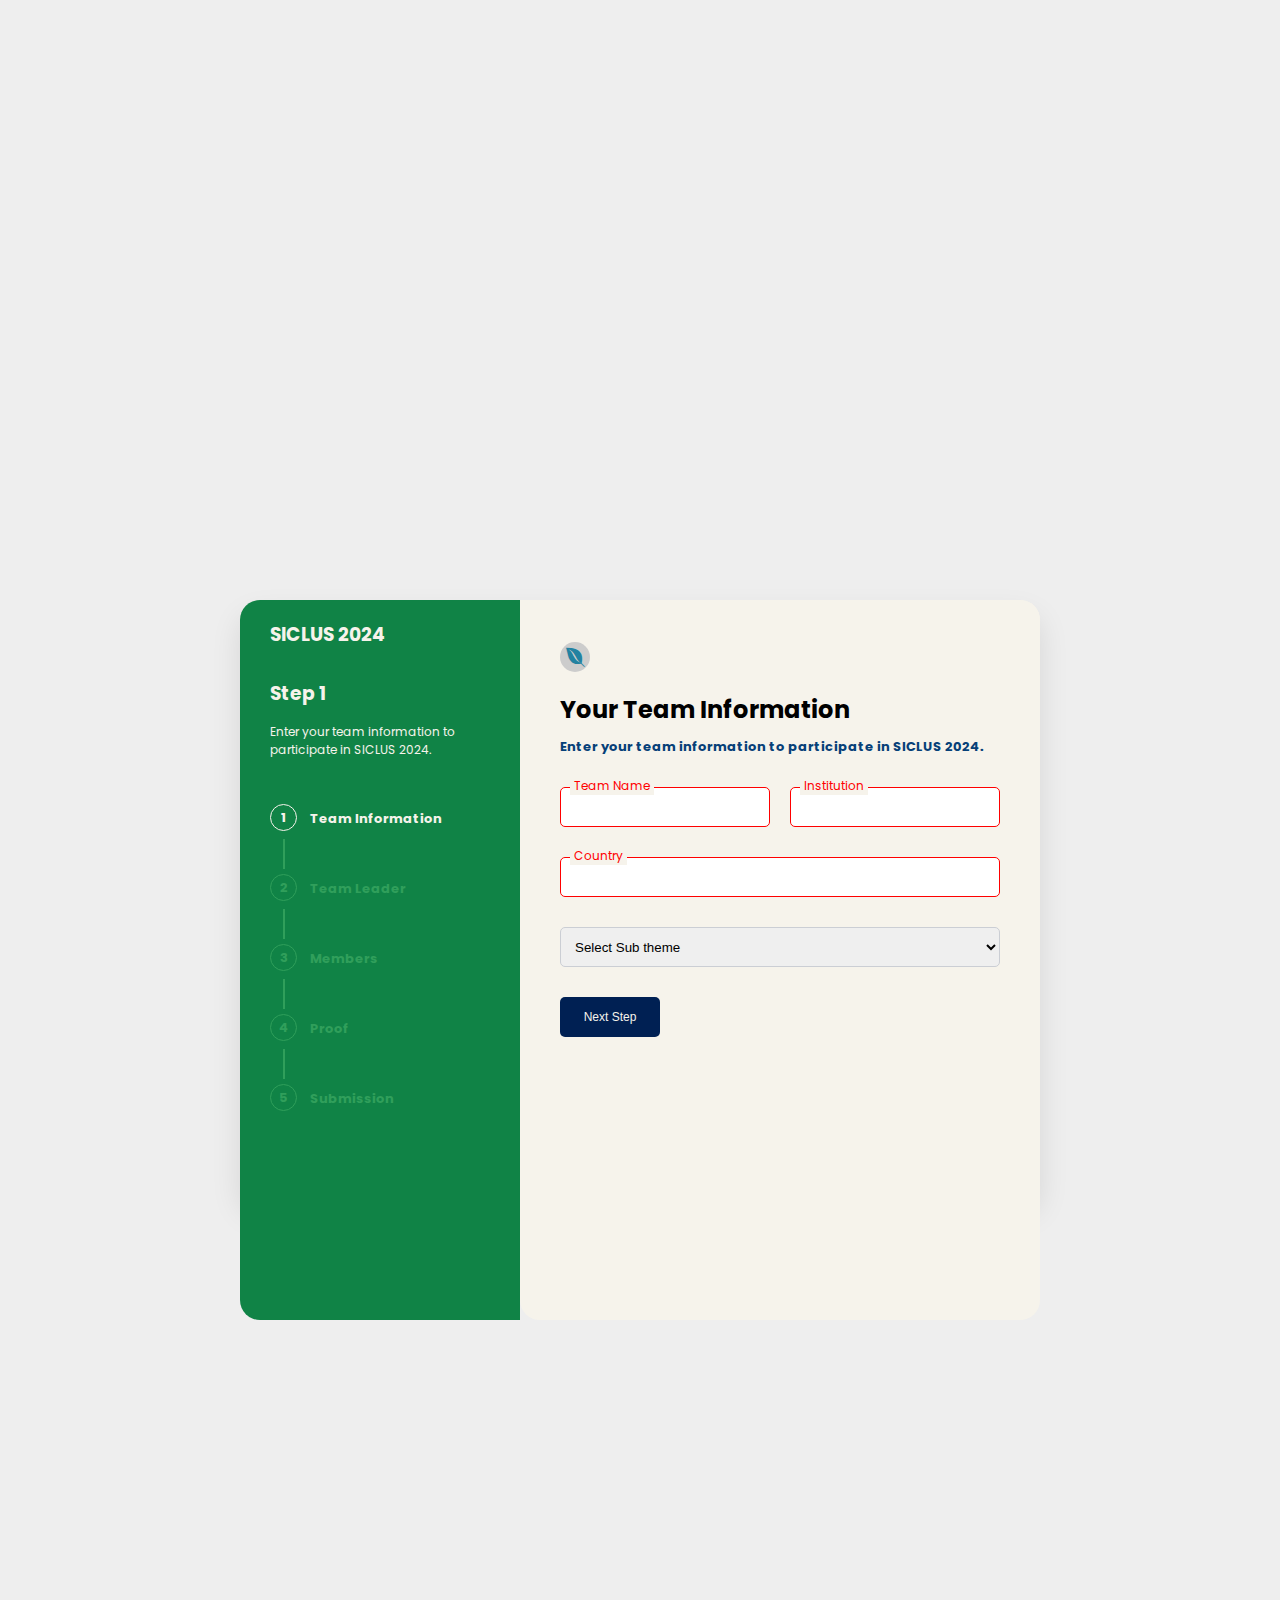
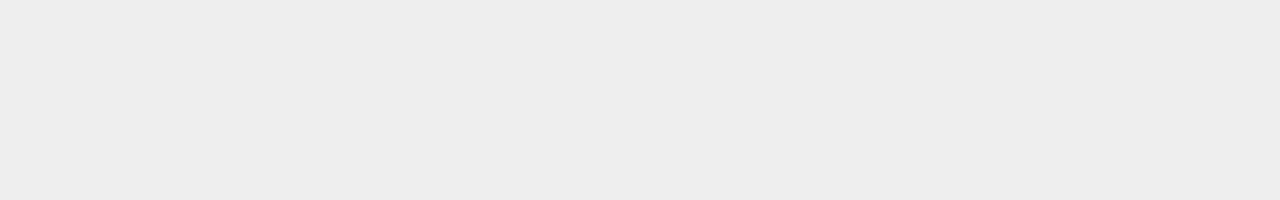
<file: Registrasi/innovation.html>
<!doctype html>
<html>
    <head>
        <meta charset='utf-8'>
        <meta name='viewport' content='width=device-width, initial-scale=1'>
        <title>Registrasi</title>
        <link href='#' rel='stylesheet'>
        <link href='https://cdnjs.cloudflare.com/ajax/libs/font-awesome/4.7.0/css/font-awesome.min.css' rel='stylesheet'>
        <link rel="stylesheet" href="style.css" />
        <script src="./app.js" defer></script>
    </head>
    <body>
        <div class="container">
            <div class="card">
                <div class="form">
                    <div class="left-side">
                        <div class="left-heading">
                            <h3>SICLUS 2024</h3>
                        </div>
                        <div class="steps-content">
                            <h3>Step <span class="step-number">1</span></h3>
                            <p class="step-number-content active">Enter your team information to participate in SICLUS 2024.</p>
                        </div>
                        <ul class="progress-bar">
                            <li class="active">Team Information</li>
                            <li>Team Leader</li>
                            <li>Members</li>
                            <li>Proof</li>
                            <li>Submission</li>
                        </ul>
                    </div>
                    <div class="right-side">
                        <form id="innovation-form" enctype="multipart/form-data">
                        <div class="main active">
                            <small><i class="fa fa-envira"></i></small>
                            <div class="text">
                                <h2>Your Team Information</h2>
                                <p>Enter your team information to participate in SICLUS 2024.</p>
                            </div>
                            <div class="input-text">
                                <div class="input-div">
                                    <input 
                                    type="text"
                                    name="teamName"
                                    required
                                    require
                                    id="user_name">
                                    <span>Team Name</span>
                                </div>
                                <div class="input-div"> 
                                    <input type="text" name="institution" required>
                                    <span>Institution</span>
                                </div>
                            </div>
                            <div class="input-text">
                                <div class="input-div">
                                    <input type="text" name="country" required>
                                    <span>Country</span>
                                </div>
                            </div>
                            <div class="input-text">
                                <div class="input-div">
                                    <select 
                                    name="subTheme"
                                    id="theme"
                                    required
                                    require
                                    class="select">
                                        <option value="">Select Sub theme</option>
                                        <option>Maritime</option>
                                        <option>Infrastructure</option>
                                        <option>Settlement</option>
                                        <option>Economy</option>
                                    </select>
                                </div>
                            </div>
                            <div class="buttons">
                                <button type="button" class="next_button">Next Step</button>
                            </div>
                        </div>
                        <div class="main">
                            <small><i class="fa fa-envira"></i></small>
                            <div class="text">
                                <h2>Team Leader</h2>
                                <p>Inform us about your team leader.</p>
                            </div>
                            <div class="input-text">
                                <div class="input-div">
                                    <input 
                                    type="text" 
                                    name="teamLeaderName"
                                    required 
                                    require 
                                    id="user_name">
                                    <span>Your Name</span>
                                </div>
                                <div class="input-div"> 
                                    <input 
                                    type="text" 
                                    name="teamLeaderMajor"
                                    required>
                                    <span>Major</span>
                                </div>
                            </div>
                            <div class="input-text">
                                <div class="input-div">
                                    <input 
                                    type="tel" 
                                    name="teamLeaderPhoneNumber"
                                    required 
                                    pattern="\+?[0-9]{10,15}" 
                                    title="Phone number must be between 10 to 15 digits and can start with +">
                                    <span>Phone number</span>
                                </div>
                                <div class="input-div">
                                    <input 
                                    type="email"
                                    name="teamLeaderEmail" 
                                    required 
                                    pattern="[a-zA-Z0-9._%+-]+@[a-zA-Z0-9.-]+\.[a-zA-Z]{2,}" 
                                    title="Please enter a valid email address">
                                    <span>E-mail Address</span>
                                </div>
                            </div>                            
                            <div class="buttons button_space">
                                <button type="button" class="back_button">Back</button>
                                <button type="button" class="next_button">Next Step</button>
                            </div>
                        </div>

                        <div class="main">
                            <small><i class="fa fa-envira"></i></small>
                            <div class="text">
                                <h2>Member</h2>
                                <p>Give us information about your team members</p>
                            </div>
                            <div class="input-text">
                                <div class="input-div">
                                    <input type="text" name="firstMemberName" required>
                                    <span>First Member name</span>
                                </div>
                                <div class="input-div"> 
                                    <input type="text" name="firstMemberMajor" required>
                                    <span>Major</span>
                                </div>
                            </div>
                            <div class="input-text">
                                <div class="input-div">
                                    <input type="text" name="secondMemberName" required>
                                    <span>Second Member Name</span>
                                </div>
                                <div class="input-div">
                                    <input type="text" name="secondMemberMajor" required>
                                    <span>Major</span>
                                </div>
                            </div>
                            <div class="buttons button_space">
                                <button type="button" class="back_button">Back</button>
                                <button type="button" class="next_button">Next Step</button>
                            </div>
                        </div>
                        
                        <div class="main">
                            <small><i class="fa fa-envira"></i></small>
                            <div class="text">
                                <h2>Registration Proof</h2>
                                <p>Let us know if you completed the registration task</p>
                            </div>
                            <div class="input-text">
                                <div class="input-div">
                                    <input type="file" required name="proofOfUploadingFlyersOnIgStory" id="Flyer">
                                    <label>Flyer on Instagram</label>
                                </div>
                            </div>
                            <div class="input-text">
                                <div class="input-div">
                                    <input type="file" required name="proofOfUploadingTwibbonOnIgFeed" id="Twibbon">
                                    <label>Twibbon</label>
                                </div>
                            </div>
                            <div class="input-text">
                                <div class="input-div">
                                    <input type="file" required name="proofOfSharingFlyers" id="flyer">
                                    <label>Flyer on Group Chats</label>
                                </div>
                            </div>
                            <div class="input-text">
                                <div class="input-div">
                                    <input type="file" required name="studentIdCard" id="student_id_card">
                                    <label>Student ID Card (PDF)</label>
                                </div>
                            </div>
                            <div class="buttons button_space">
                                <button type="button" class="back_button">Back</button>
                                <button type="button" class="next_button">Next Step</button>
                            </div>
                        </div>
                         
                        
                        <div class="main">
                            <small><i class="fa fa-envira"></i></small>
                            <div class="text">
                                <h2>Submission</h2>
                                <p>Submit your team work</p>
                            </div>
                            <div class="input-text">
                                <div class="input-div">
                                    <input type="file" required name="originalitySheet" id="Origin">
                                    <label>Originality Sheet</label>
                                </div>
                            </div>
                            <div class="input-text">
                                <div class="input-div">
                                    <input type="file" required name="abstract" id="sbstract">
                                    <label>Abstract</label>
                                </div>
                            </div>
                            <div class="buttons button_space">
                                <button type="button" class="back_button">Back</button>
                                <button type="submit" class="submit_button">Submit</button>

                            </div>
                        </div>
                         <div class="main">
                             <svg class="checkmark" xmlns="http://www.w3.org/2000/svg" viewBox="0 0 52 52">
                                 <circle class="checkmark__circle" cx="26" cy="26" r="25" fill="none"/>
                                <path class="checkmark__check" fill="none" d="M14.1 27.2l7.1 7.2 16.7-16.8"/>
                            </svg>
                             
                            <div class="text congrats">
                                <h2>Congratulations!</h2>
                                  Thanks Energizen. <span class="shown_name"></span> your
                                  information has been submitted successfully. Join the WhatsApp
                                  group
                                  <a href="https://chat.whatsapp.com/GjWHPbt6DsSFwZsiT9t2uC">here</a>.
                                </p>
                              </div>
                            </div>
                        </form>
                    </div>
                </div>
            </div>
        <script src="./innovation.js"></script>
    </body>
</html>
</file>
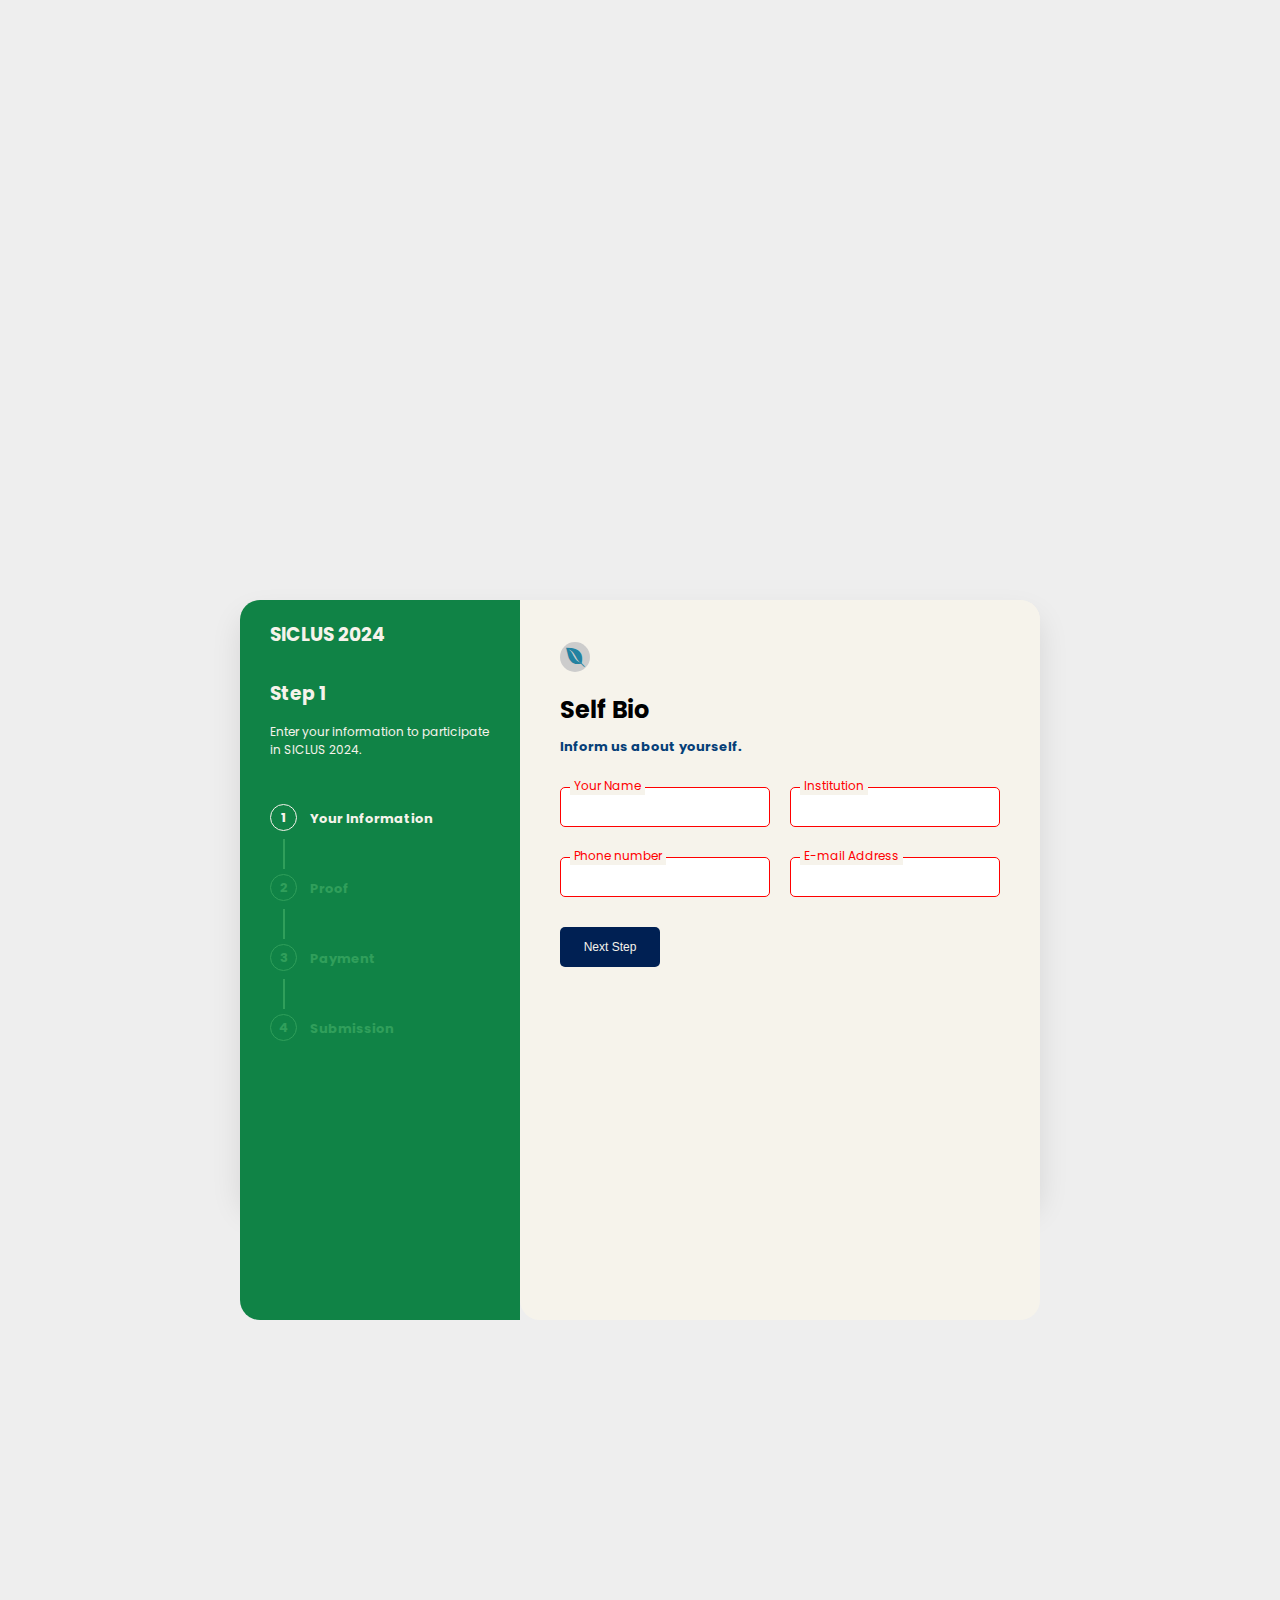
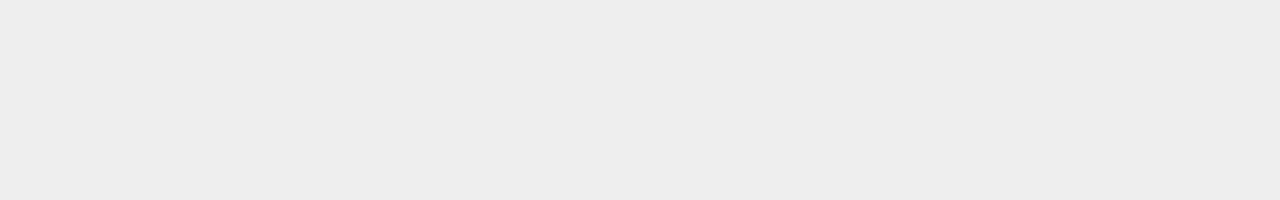
<file: Registrasi/Photograph.html>
<!DOCTYPE html>
<html>
  <head>
    <meta charset="utf-8" />
    <meta name="viewport" content="width=device-width, initial-scale=1" />
    <title>Registrasi</title>
    <link href="#" rel="stylesheet" />
    <link
      href="https://cdnjs.cloudflare.com/ajax/libs/font-awesome/4.7.0/css/font-awesome.min.css"
      rel="stylesheet"
    />
    <link rel="stylesheet" href="style.css" />
    <script src="./app.js" defer></script>
  </head>
  <body>
    <div class="container">
      <div class="card">
        <form id="photography-form" class="form" novalidate>
          <div class="left-side">
            <div class="left-heading">
              <h3>SICLUS 2024</h3>
            </div>
            <div class="steps-content">
              <h3>Step <span class="step-number">1</span></h3>
              <p class="step-number-content active">
                Enter your information to participate in SICLUS 2024.
              </p>
            </div>
            <ul class="progress-bar">
              <li class="active">Your Information</li>
              <li>Proof</li>
              <li>Payment</li>
              <li>Submission</li>
            </ul>
          </div>
          <div class="right-side">
            <div class="main active">
              <small><i class="fa fa-envira"></i></small>
              <div class="text">
                <h2>Self Bio</h2>
                <p>Inform us about yourself.</p>
              </div>
              <div class="input-text">
                <div class="input-div">
                  <input type="text" name="name" required id="user_name" />
                  <span>Your Name</span>
                </div>
                <div class="input-div">
                  <input type="text" name="institution" required />
                  <span>Institution</span>
                </div>
              </div>
              <div class="input-text">
                <div class="input-div">
                  <input
                    type="tel"
                    name="phoneNumber"
                    required
                    pattern="\+?[0-9]{10,15}"
                    title="Phone number must be between 10 to 15 digits and can start with +"
                  />
                  <span>Phone number</span>
                </div>
                <div class="input-div">
                  <input
                    type="email"
                    name="email"
                    required
                    pattern="[a-zA-Z0-9._%+-]+@[a-zA-Z0-9.-]+\.[a-zA-Z]{2,}"
                    title="Please enter a valid email address"
                  />
                  <span>E-mail Address</span>
                </div>
              </div>
              <div class="buttons">
                <button type="button" class="next_button">Next Step</button>
              </div>
            </div>

            <div class="main">
              <small><i class="fa fa-envira"></i></small>
              <div class="text">
                <h2>Registration Proof</h2>
                <p>Let us know if you completed the registration task</p>
              </div>
              <div class="input-text">
                <div class="input-div">
                  <input
                    type="file"
                    required
                    name="proofOfUploadingFlyersOnIgStory"
                    id="Flyer"
                  />
                  <label>Flyer on Instagram</label>
                </div>
              </div>
              <div class="input-text">
                <div class="input-div">
                  <input
                    type="file"
                    required
                    name="proofOfUploadingTwibbonOnIgFeed"
                    id="Twibbon"
                  />
                  <label>Twibbon</label>
                </div>
              </div>
              <div class="input-text">
                <div class="input-div">
                  <input
                    type="file"
                    required
                    name="proofOfSharingFlyers"
                    id="flyer"
                  />
                  <label>Flyer on Group Chats</label>
                </div>
              </div>
              <div class="input-text">
                <div class="input-div">
                  <input
                    type="file"
                    required
                    name="studentIdCard"
                    id="student_id_card"
                  />
                  <label>Student ID Card (PDF)</label>
                </div>
              </div>
              <div class="buttons button_space">
                <button type="button" class="back_button">Back</button>
                <button type="button" class="next_button">Next Step</button>
              </div>
            </div>

            <div class="main">
              <small><i class="fa fa-envira"></i></small>
              <div class="text">
                <h2>Payment Proof</h2>
                <p>Upload your payment proof here.</p>
              </div>
              <div class="payment-options">
                <label>
                  <input
                    type="checkbox"
                    name="paymentMethod"
                    value="bank"
                    required
                  />
                  <span class="payment-method">
                    <i class="fa fa-credit-card-alt"></i> Bank Digital Payment
                  </span>
                </label>
                <label>
                  <input
                    type="checkbox"
                    name="paymentMethod"
                    value="paypal"
                    required
                  />
                  <span class="payment-method">
                    <i class="fa fa-paypal"></i> PayPal
                  </span>
                </label>
                <label>
                  <input
                    type="checkbox"
                    name="paymentMethod"
                    value="E-wallet"
                    required
                  />
                  <span class="payment-method">
                    <i class="fa fa-money"></i> E-Wallet
                  </span>
                </label>
              </div>
              <div class="input-text">
                <div class="input-div">
                  <input type="text" required />
                  <span>Account Name</span>
                </div>
              </div>
              <div class="input-text" id="bankField" style="display: none">
                <div class="input-div">
                  <input type="text" />
                  <span>Bank (If You use this method)</span>
                </div>
              </div>
              <div class="input-text">
                <div class="input-div">
                  <input
                    type="file"
                    name="paymentProof"
                    accept="image/png"
                    required
                    id="Payment"
                  />
                  <label for="Payment">Payment Proof (PNG)</label>
                </div>
              </div>
              <div class="buttons button_space">
                <button type="button" class="back_button">Back</button>
                <button type="button" class="next_button">Next Step</button>
              </div>
            </div>

            <div class="main">
              <small><i class="fa fa-envira"></i></small>
              <div class="text">
                <h2>Submission</h2>
                <p>Submit your work</p>
              </div>
              <div class="input-text">
                <div class="input-div">
                  <label for="Photo">Photograph (PNG)</label>
                  <input
                    type="file"
                    accept="image/png"
                    required
                    name="photograph"
                    id="Photograph"
                  />
                </div>
              </div>
              <div class="input-text">
                <div class="input-div">
                  <input
                    type="file"
                    required
                    name="description"
                    id="description"
                  />
                  <label>Description</label>
                </div>
              </div>
              <div class="buttons button_space">
                <button type="button" class="back_button">Back</button>
                <button type="submit" class="submit_button">Submit</button>
              </div>
            </div>

            <div class="main">
              <svg
                class="checkmark"
                xmlns="http://www.w3.org/2000/svg"
                viewBox="0 0 52 52"
              >
                <circle
                  class="checkmark__circle"
                  cx="26"
                  cy="26"
                  r="25"
                  fill="none"
                />
                <path
                  class="checkmark__check"
                  fill="none"
                  d="M14.1 27.2l7.1 7.2 16.7-16.8"
                />
              </svg>

              <div class="text congrats">
                <h2>Congratulations!</h2>
                Thanks Energizen. <span class="shown_name"></span> your
                information has been submitted successfully. Join the WhatsApp
                group
                <a href="https://chat.whatsapp.com/GjWHPbt6DsSFwZsiT9t2uC"
                  >here</a
                >.
              </div>
            </div>
          </div>
        </form>
      </div>
    </div>
    <script src="./Photograph.js"></script>
  </body>
</html>
</file>
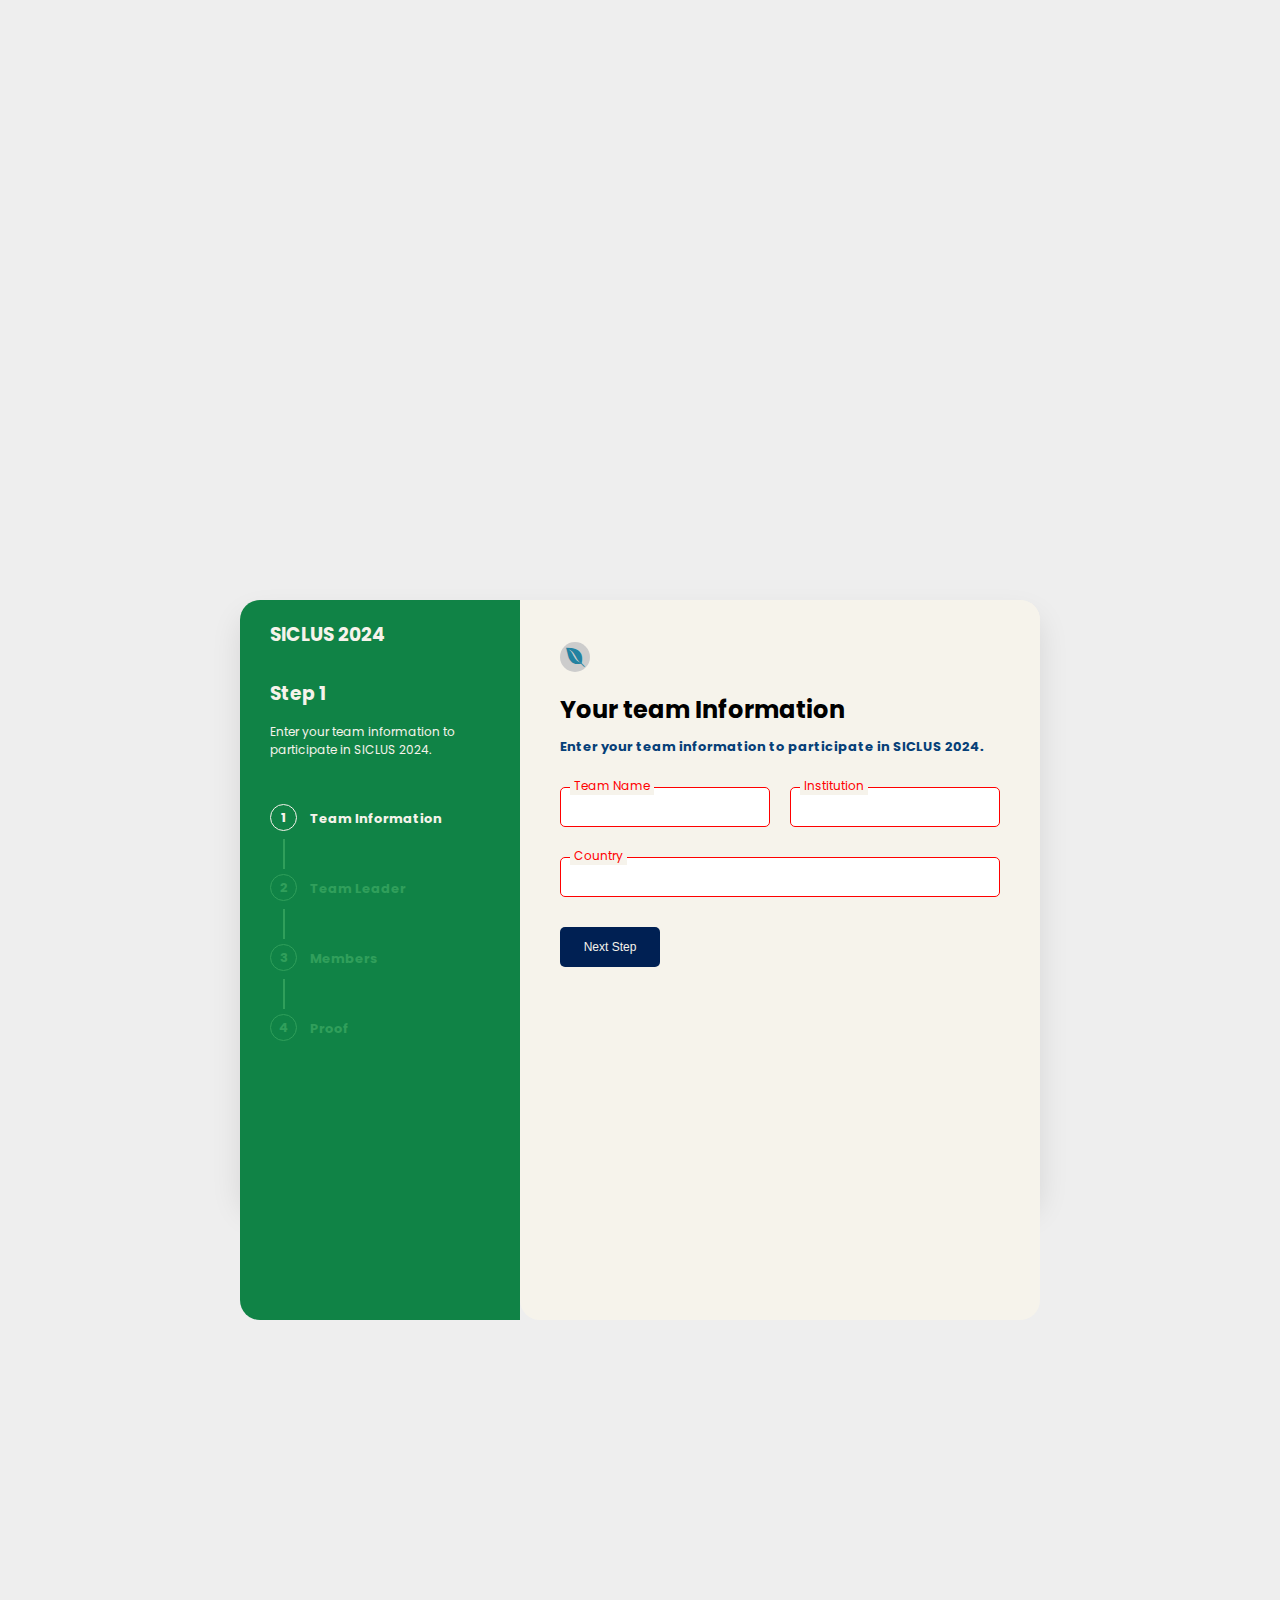
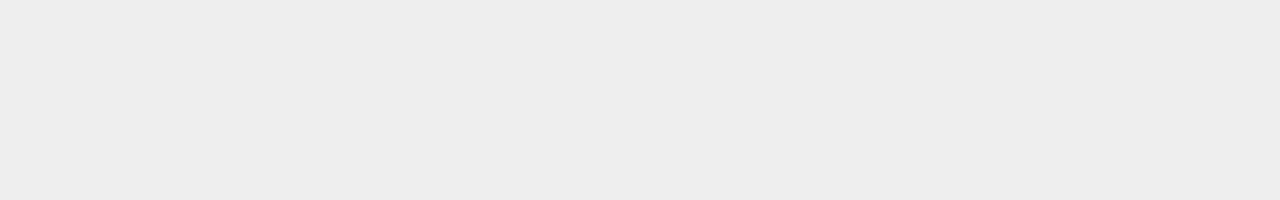
<file: Registrasi/Study.html>
<!doctype html>
<html>
    <head>
        <meta charset='utf-8'>
        <meta name='viewport' content='width=device-width, initial-scale=1'>
        <title>Registrasi</title>
        <link href='#' rel='stylesheet'>
        <link href='https://cdnjs.cloudflare.com/ajax/libs/font-awesome/4.7.0/css/font-awesome.min.css' rel='stylesheet'>
        <link rel="stylesheet" href="style.css" />
        <script src="./app.js" defer></script>
    </head>
    <body>
        <div class="container">
            <div class="card">
                <div class="form">
                    <div class="left-side">
                        <div class="left-heading">
                            <h3>SICLUS 2024</h3>
                        </div>
                        <div class="steps-content">
                            <h3>Step <span class="step-number">1</span></h3>
                            <p class="step-number-content active">Enter your team information to participate in SICLUS 2024.</p>
                        </div>
                        <ul class="progress-bar">
                            <li class="active">Team Information</li>
                            <li>Team Leader</li>
                            <li>Members</li>
                            <li>Proof</li>
                        </ul>
                    </div>
                    <div class="right-side">
                        <form id="study-case-form" enctype="multipart/form-data">
                        <div class="main active">
                            <small><i class="fa fa-envira"></i></small>
                            <div class="text">
                                <h2>Your team Information</h2>
                                <p>Enter your team information to participate in SICLUS 2024.</p>
                            </div>
                            <div class="input-text">
                                <div class="input-div">
                                    <input type="text" name="teamName" required require id="user_name">
                                    <span>Team Name</span>
                                </div>
                                <div class="input-div"> 
                                    <input type="text" name="institution" required>
                                    <span>Institution</span>
                                </div>
                            </div>
                            <div class="input-text">
                                <div class="input-div">
                                    <input type="text" name="country" required require>
                                    <span>Country</span>
                                </div>
                            </div>
                            <div class="buttons">
                                <button type="button" class="next_button">Next Step</button>
                            </div>
                        </div>
                        <div class="main">
                            <small><i class="fa fa-envira"></i></small>
                            <div class="text">
                                <h2>Team Leader</h2>
                                <p>Inform us about your team.</p>
                            </div>
                            <div class="input-text">
                                <div class="input-div">
                                    <input type="text" name="teamLeaderName" required require>
                                    <span>Team Leader Name</span>
                                </div>
                                <div class="input-div"> 
                                    <input type="text" name="teamLeaderMajor" required>
                                    <span> Major</span>
                                </div>
                            </div>
                            <div class="input-text">
                                <div class="input-div">
                                    <input type="tel" name="teamLeaderPhoneNumber" required pattern="\+?[0-9]{10,15}" title="Phone number must be between 10 to 15 digits and can start with +">
                                    <span>Phone number</span>
                                </div>
                                <div class="input-div">
                                    <input type="email" name="teamLeaderEmail" required pattern="[a-zA-Z0-9._%+-]+@[a-zA-Z0-9.-]+\.[a-zA-Z]{2,}" title="Please enter a valid email address">
                                    <span>E-mail Address</span>
                                </div>
                            </div>           
                            <div class="buttons button_space">
                                <button type="button" class="back_button">Back</button>
                                <button type="button" class="next_button">Next Step</button>
                            </div>
                        </div>

                        <div class="main">
                            <small><i class="fa fa-envira"></i></small>
                            <div class="text">
                                <h2>Member</h2>
                                <p>Give us information about your team members</p>
                            </div>
                            <div class="input-text">
                                <div class="input-div">
                                    <input type="text" name="firstMemberName" required>
                                    <span>First Member name</span>
                                </div>
                                <div class="input-div"> 
                                    <input type="text" name="firstMemberMajor" required>
                                    <span>Major</span>
                                </div>
                            </div>
                            <div class="input-text">
                                <div class="input-div">
                                    <input type="text" name="secondMemberName" required>
                                    <span>Second Member Name</span>
                                </div>
                                <div class="input-div">
                                    <input type="text" name="secondMemberMajor" required>
                                    <span>Major</span>
                                </div>
                            </div>
                            <div class="buttons button_space">
                                <button type="button" class="back_button">Back</button>
                                <button type="button" class="next_button">Next Step</button>
                            </div>
                        </div>
                        
                        <div class="main">
                            <small><i class="fa fa-envira"></i></small>
                            <div class="text">
                                <h2>Registration Proof</h2>
                                <p>Let us know if you completed the registration task</p>
                            </div>
                            <div class="input-text">
                                <div class="input-div">
                                    <input type="file" required name="proofOfUploadingFlyersOnIgStory" id="Flyer">
                                    <label>Flyer on Instagram</label>
                                </div>
                            </div>
                            <div class="input-text">
                                <div class="input-div">
                                    <input type="file" required name="proofOfUploadingTwibbonOnIgFeed" id="Twibbon">
                                    <label>Twibbon</label>
                                </div>
                            </div>
                            <div class="input-text">
                                <div class="input-div">
                                    <input type="file" required name="proofOfSharingFlyers" id="flyer">
                                    <label>Flyer on Group Chats</label>
                                </div>
                            </div>
                            <div class="input-text">
                                <div class="input-div">
                                    <input type="file" required name="studentIdCard" id="student_id_card">
                                    <label>Student ID Card (PDF)</label>
                                </div>
                            </div>
                            <div class="buttons button_space">
                                <button type="button" class="back_button">Back</button>
                                <button type="submit" class="submit_button">Submit</button>

                            </div>
                        </div>
                         <div class="main">
                             <svg class="checkmark" xmlns="http://www.w3.org/2000/svg" viewBox="0 0 52 52">
                                 <circle class="checkmark__circle" cx="26" cy="26" r="25" fill="none"/>
                                <path class="checkmark__check" fill="none" d="M14.1 27.2l7.1 7.2 16.7-16.8"/>
                            </svg>
                             
                            <div class="text congrats">
                                <h2>Congratulations!</h2>
                                  Thanks Energizen. <span class="shown_name"></span> your
                                  information has been submitted successfully. Join the WhatsApp
                                  group
                                  <a href="https://chat.whatsapp.com/GjWHPbt6DsSFwZsiT9t2uC">here</a>.
                                </p>
                              </div>
                            </div>
                        </form>
                    </div>
                </div>
            </div>
        <script src="./study.js"></script>
    </body>
</html>
</file>
<file: Registrasi/style.css>
@import url('https://fonts.googleapis.com/css2?family=Poppins:wght@200&display=swap');

* {
    padding: 0;
    margin: 0;
    box-sizing: border-box;
}

.container {
    min-height: 200vh;
    display: flex;
    justify-content: center;
    align-items: center;
    background-color: #eee;
}

.container .card {
    height: 600px;
    width: 800px;
    background-color: #F6F3EB;
    position: relative;
    box-shadow: 0 15px 30px rgba(0, 0, 0, 0.1);
    font-family: 'Poppins', sans-serif;
    border-radius: 20px;
}

.container .card .form {
    width: 100%;
    height: 100%;
    display: flex;
}

.container .card .left-side {
    width: 35%;
    background-color: #108346;
    height: 120%;
    border-top-left-radius: 20px;
    border-bottom-left-radius: 20px;
    padding: 20px 30px;
}

.left-heading {
    color: #F6F3EB;
}

.steps-content {
    margin-top: 30px;
    color: #F6F3EB;
}

.steps-content p {
    font-size: 12px;
    margin-top: 15px;
}

.progress-bar {
    list-style: none;
    margin-top: 30px;
    font-size: 13px;
    font-weight: 700;
    counter-reset: container 0;
}

.progress-bar li {
    position: relative;
    margin-left: 40px;
    margin-top: 50px;
    counter-increment: container 1;
    color: #309F5B;
}

.progress-bar li::before {
    content: counter(container);
    line-height: 25px;
    text-align: center;
    position: absolute;
    height: 25px;
    width: 25px;
    border: 1px solid #309F5B;
    border-radius: 50%;
    left: -40px;
    top: -5px;
    z-index: 10;
    background-color: #108346;
}

.progress-bar li::after {
    content: '';
    position: absolute;
    height: 30px;
    width: 2px;
    background-color: #309F5B;
    z-index: 1;
    left: -27px;
    top: -40px;
}

.progress-bar li.active::after {
    background-color: #F6F3EB;
}

.progress-bar li:first-child:after {
    display: none;
}

.progress-bar li.active::before {
    color: #F6F3EB;
    border: 1px solid #F6F3EB;
}

.progress-bar li.active {
    color: #F6F3EB;
}

.d-none {
    display: none;
}

.container .card .right-side {
    width: 65%;
    background-color: #F6F3EB;
    height: 120%;
    border-radius: 20px;
}

.main {
    display: none;
}

.active {
    display: block;
}

.main {
    padding: 40px;
}

.main small {
    display: flex;
    justify-content: center;
    align-items: center;
    margin-top: 2px;
    height: 30px;
    width: 30px;
    background-color: #ccc;
    border-radius: 50%;
    color: #2382A1;
    font-size: 19px;
}

.text {
    margin-top: 20px;
}

.congrats {
    text-align: center;
}

.text p {
    margin-top: 10px;
    font-size: 13px;
    font-weight: 700;
    color: #064078;
}

.payment-options label {
    display: block;
    margin-bottom: 10px;
}

.input-text {
    margin: 30px 0;
    display: flex;
    gap: 20px;
}

.input-text .input-div {
    width: 100%;
    position: relative;
}

.input-div input[type="file"] {
    width: 100%;
    padding: 8px;
    border: 1px solid #ccc;
    border-radius: 5px;
    background-color: #fff;
}

.input-div input[type="file"] + span {
    pointer-events: none;
}

.input-div input[type="file"]::file-selector-button {
    padding: 10px 10px;
    border: none;
    border-radius: 5px;
    background-color: #002053;
    color: #fff;
    font-size: 10px;
    cursor: pointer;
    position: relative;
    z-index: 2;
}

.input-div span {
    position: absolute;
    top: 12px;
    left: 12px;
    font-size: 14px;
    color: #000;
    transition: all 0.3s ease;
    pointer-events: none;
}

input[type="text"],
input[type="tel"],
input[type="email"] {
    width: 100%;
    height: 40px;
    border: none;
    outline: 0;
    border-radius: 5px;
    border: 1px solid #cbced4;
    box-sizing: border-box;
    padding: 0 10px;
    position: relative;
}

select {
    width: 100%;
    height: 40px;
    border: none;
    outline: 0;
    border-radius: 5px;
    border: 1px solid #cbced4;
    box-sizing: border-box;
    padding: 0 10px;
}

.input-div span {
    position: absolute;
    top: 12px;
    left: 12px;
    font-size: 14px;
    color: #000;
    transition: all 0.3s ease;
    pointer-events: none;
}

.input-div input:focus ~ span,
.input-div input:not(:placeholder-shown) ~ span {
    top: -10px;
    left: 10px;
    font-size: 12px;
    padding: 0 4px;
    background: #F6F3EB; 
}

input:focus,
input:valid,
input:invalid {
    border-color: #108346;
}

input:invalid {
    border-color: red;
}

input:invalid ~ span {
    color: red;
}

.buttons button {
    height: 40px;
    width: 100px;
    border: none;
    border-radius: 5px;
    background-color: #002053;
    font-size: 12px;
    color: #F6F3EB;
    cursor: pointer;
}

.button_space {
    display: flex;
    gap: 20px;
}

.button_space button:nth-child(1) {
    background-color: #F6F3EB;
    color: #000;
    border: 1px solid #000;
}


.heart {
    color: red !important;
}

.share {
    color: red !important;
}

.user_name {
    position: absolute;
    top: 110px;
    margin: 10px;
    padding: 0 30px;
    display: flex;
    flex-direction: column;
    width: 100%;
}

.user_name h3 {
    color: #4c5b68;
}

.detail {
    display: flex;
    justify-content: space-between;
    margin-right: 50px;
}

.detail p {
    font-size: 12px;
    font-weight: 700;
}

.detail p a {
    text-decoration: none;
    color: blue;
}

.checkmark__circle {
    stroke-dasharray: 166;
    stroke-dashoffset: 166;
    stroke-width: 2;
    stroke-miterlimit: 10;
    stroke: #7ac142;
    fill: none;
    animation: stroke 0.6s cubic-bezier(0.65, 0, 0.45, 1) forwards;
}

.checkmark {
    width: 56px;
    height: 56px;
    border-radius: 50%;
    display: block;
    stroke-width: 2;
    stroke: #F6F3EB;
    stroke-miterlimit: 10;
    margin: 10% auto;
    box-shadow: inset 0px 0px 0px #7ac142;
    animation: fill 0.4s ease-in-out 0.4s forwards, scale 0.3s ease-in-out 0.9s both;
}

.checkmark__check {
    transform-origin: 50% 50%;
    stroke-dasharray: 48;
    stroke-dashoffset: 48;
    animation: stroke 0.3s cubic-bezier(0.65, 0, 0.45, 1) 0.8s forwards;
}

.custom-alert {
    position: absolute;
    background: white;
    border: 1px solid #cc0;
    padding: 5px;
    border-radius: 3px;
    z-index: 100;
    top: -30px;
    left: 0;
    box-shadow: 0 0 5px rgba(0, 0, 0, 0.1);
    font-size: 12px; 
}




@keyframes stroke {
    100% {
        stroke-dashoffset: 0;
    }
}

@keyframes scale {
    0%,
    100% {
        transform: none;
    }
    50% {
        transform: scale3d(1.1, 1.1, 1);
    }
}

@keyframes fill {
    100% {
        box-shadow: inset 0px 0px 0px 30px #7ac142;
    }
}

.warning {
    border: 1px solid red !important;
}

/*right-side-end*/
@media (max-width: 750px) {
    .container {
        height: scroll;
    }

    .container .card {
        max-width: 350px;
        height: auto !important;
        margin: 30px 0;
    }

    .container .card .right-side {
        width: 100%;
    }

    .input-text {
        display: block;
    }

    .input-text .input-div {
        margin-top: 20px;
    }

    .container .card .left-side {
        display: none;
    }
}
</file>
